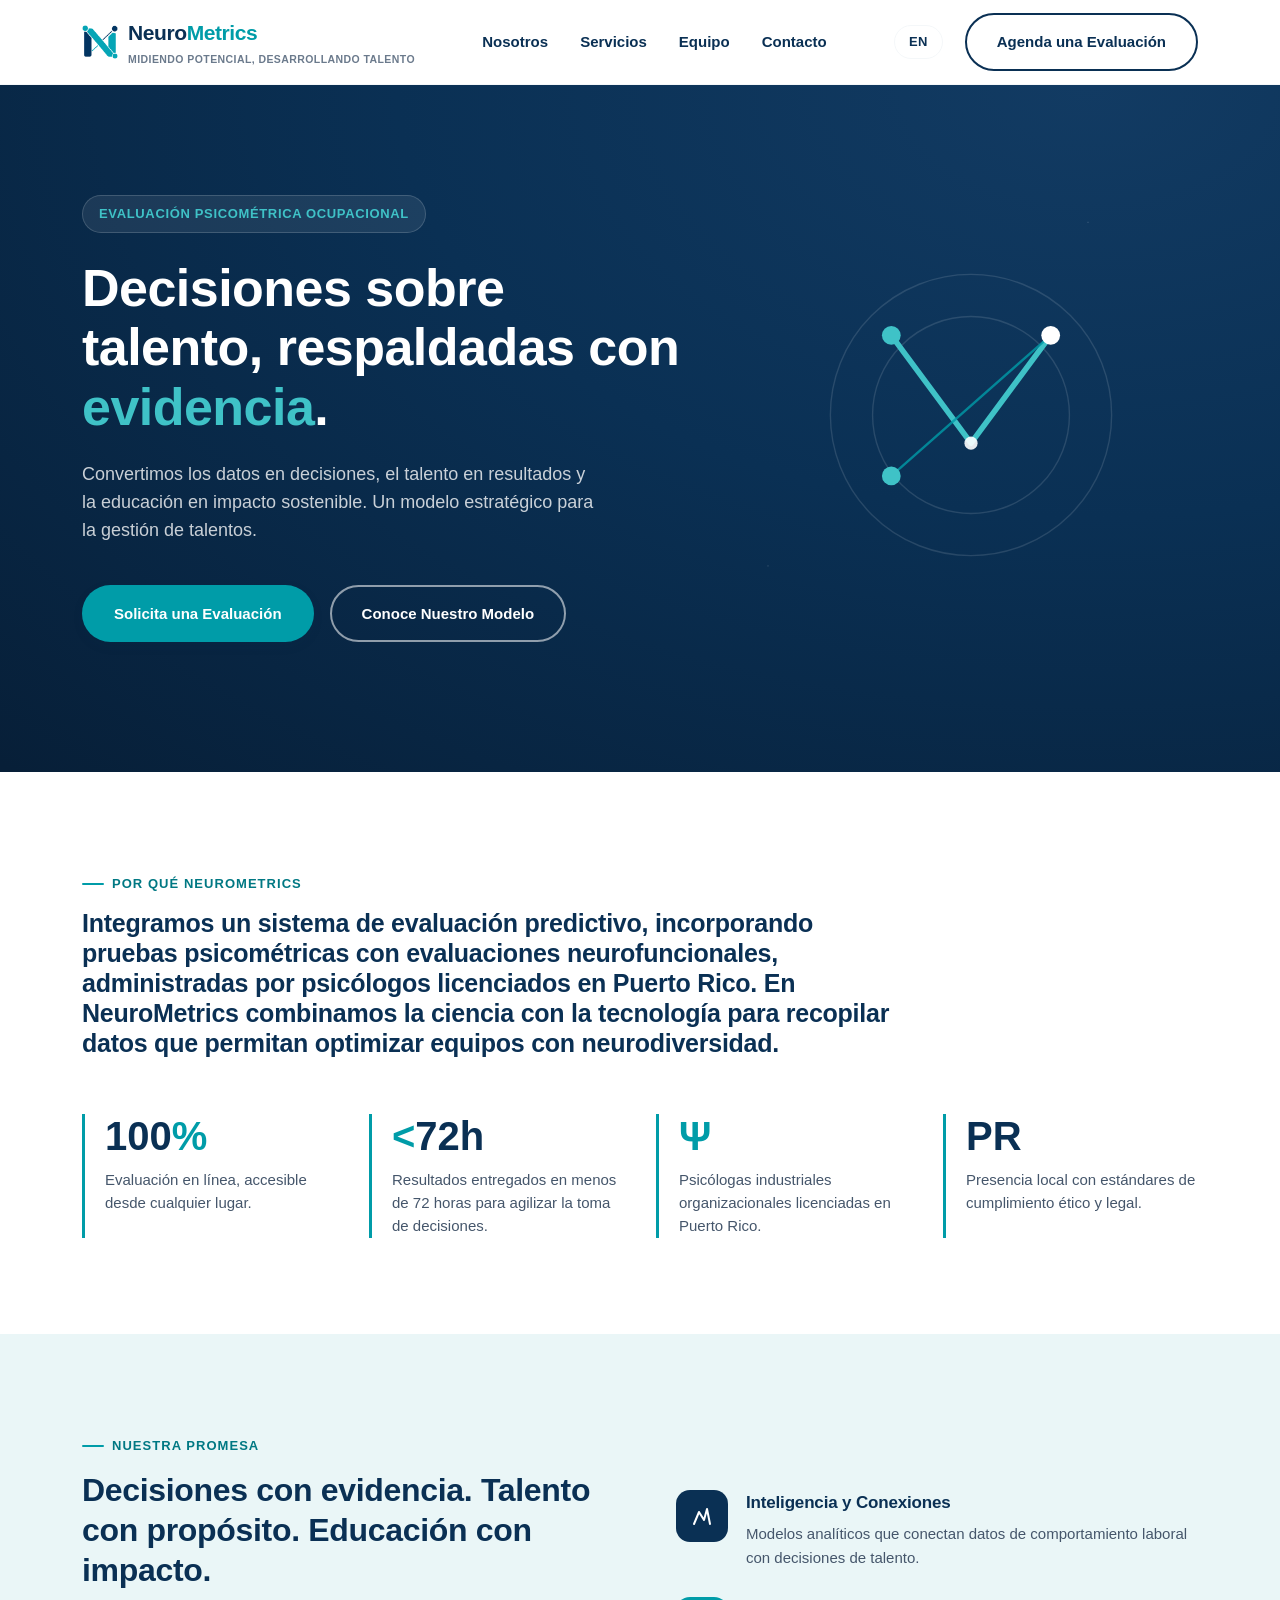
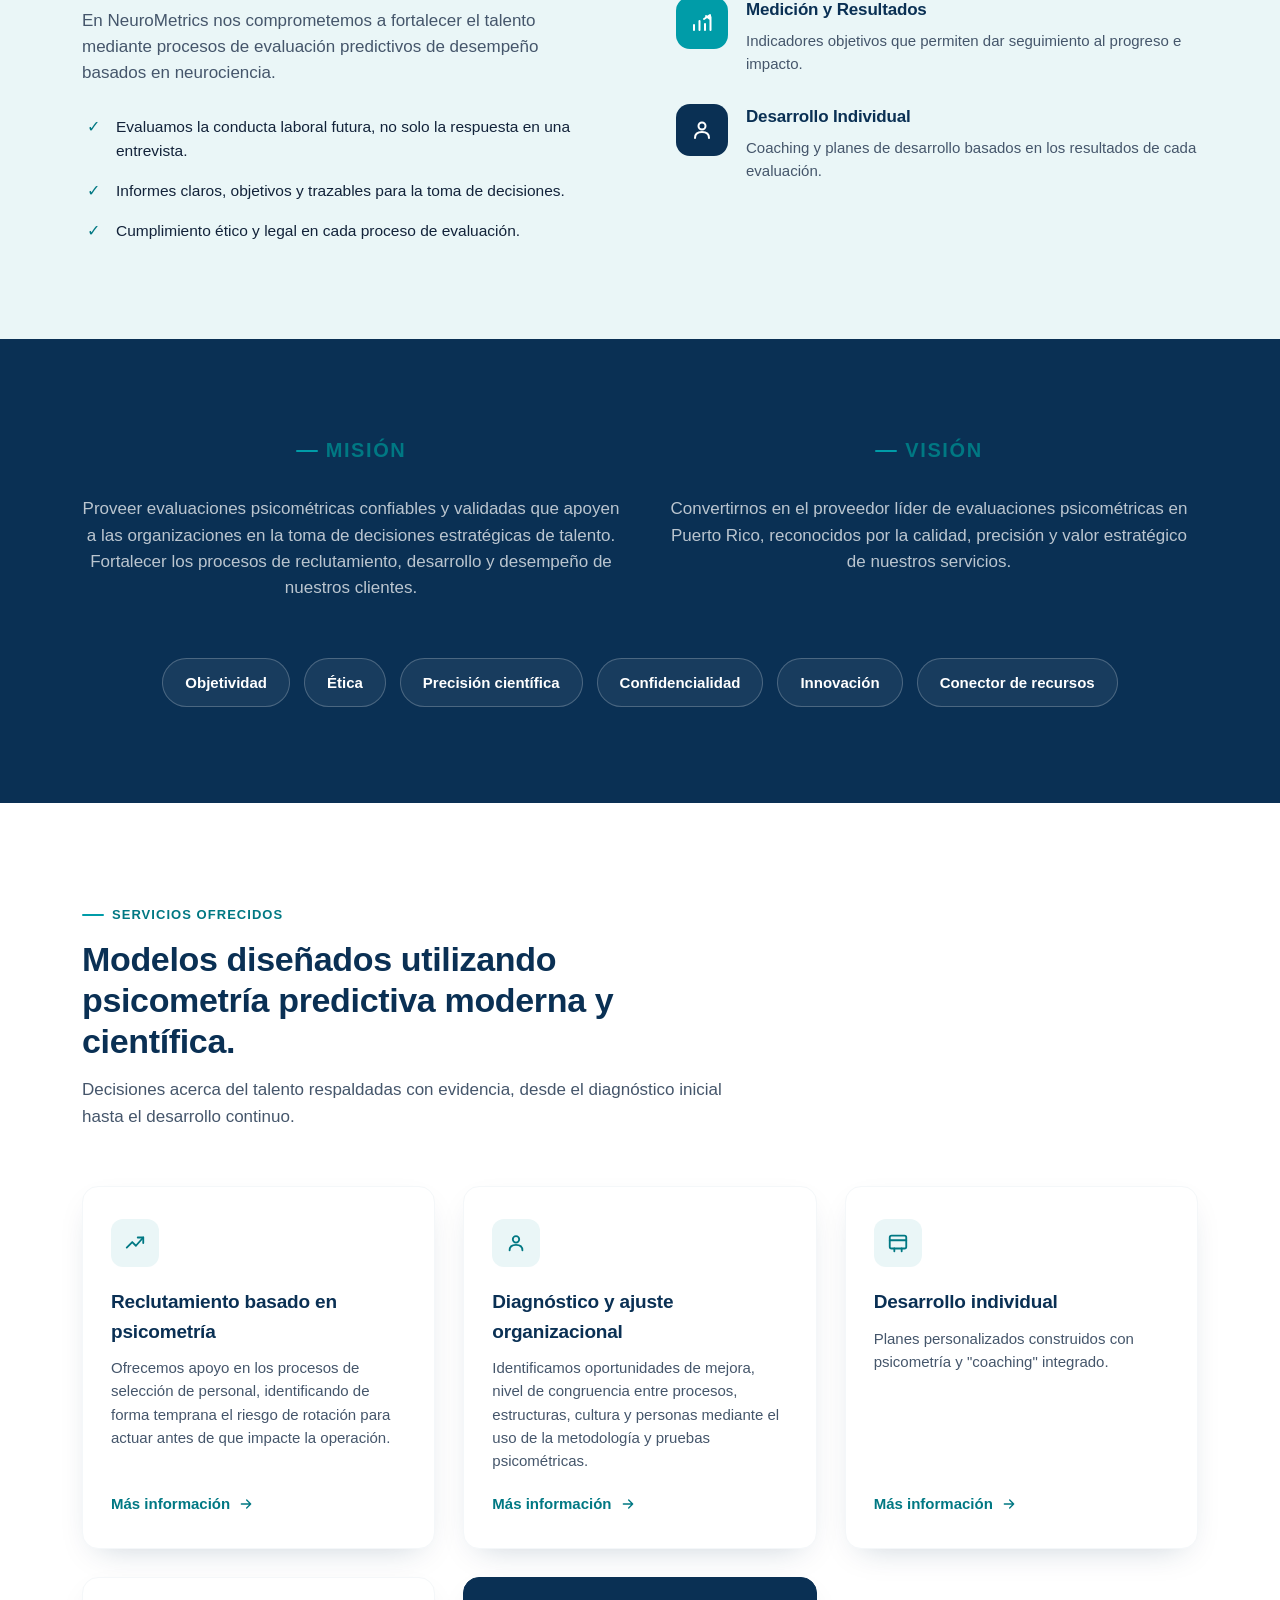
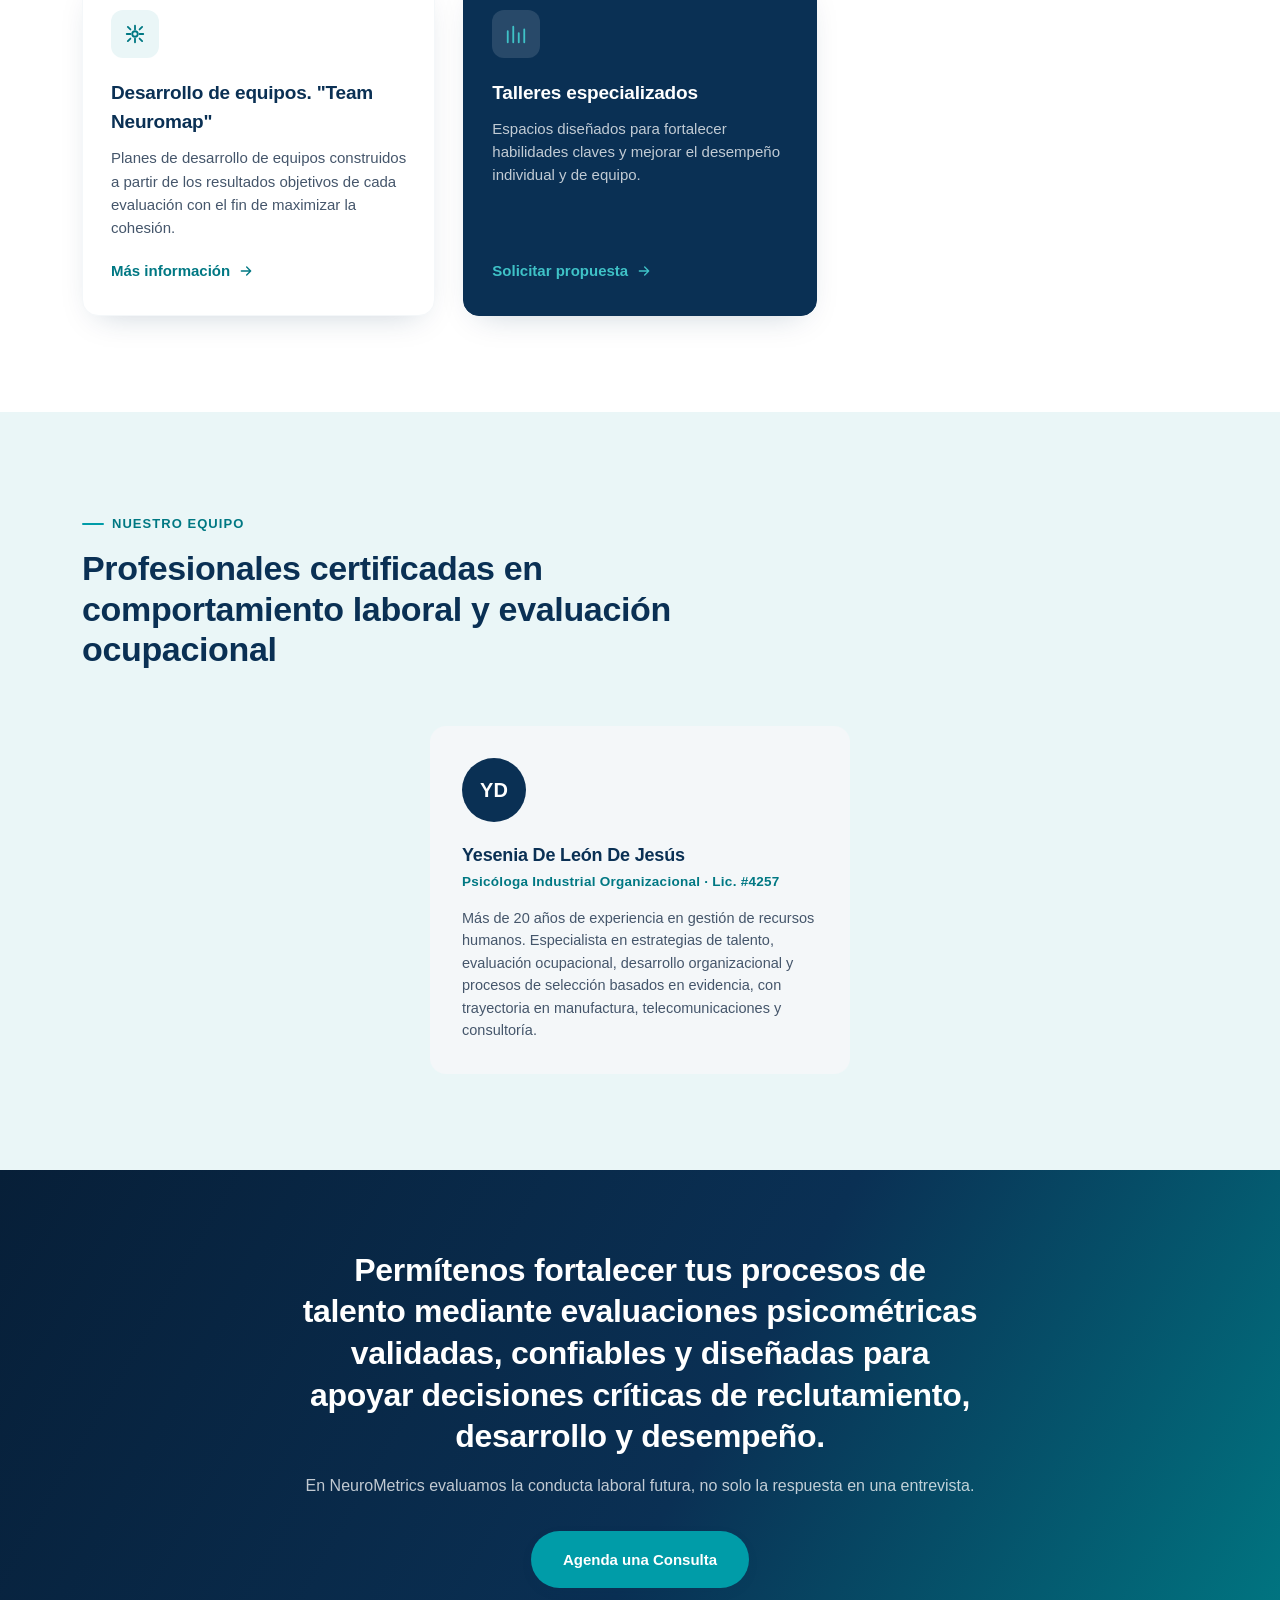
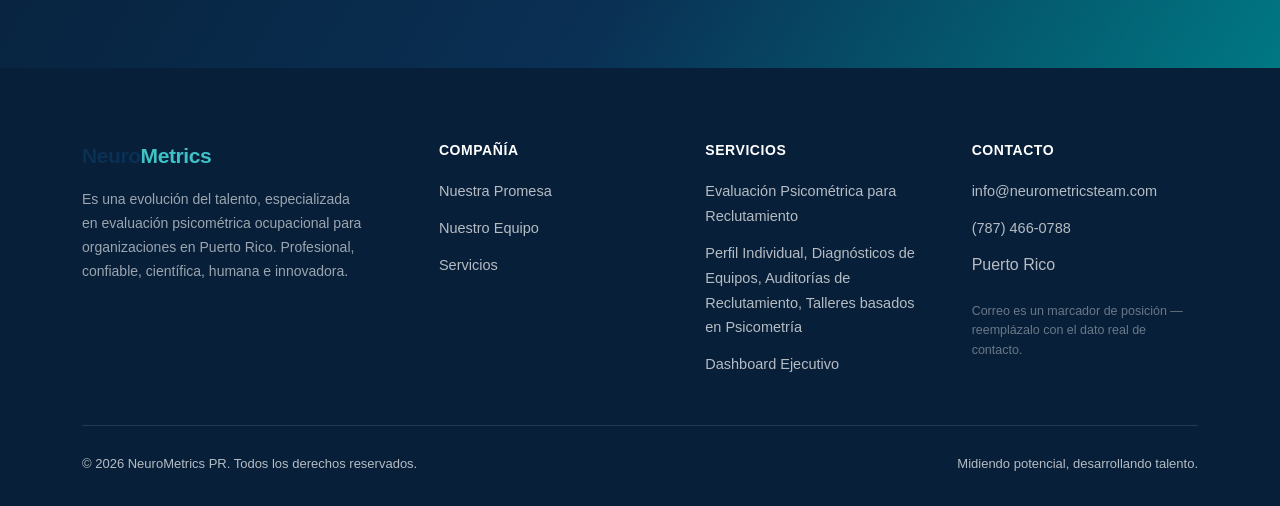
<file: index.html>
<!DOCTYPE html>
<html lang="es-PR">
<head>
<meta charset="UTF-8">
<meta name="viewport" content="width=device-width, initial-scale=1.0">
<title>NeuroMetrics PR | Evaluación Psicométrica Ocupacional</title>
<meta name="description" content="NeuroMetrics: evaluaciones psicométricas y neurofuncionales para organizaciones en Puerto Rico. Decisiones sobre talento respaldadas con evidencia.">
<link rel="canonical" href="https://neurometricsteam.com/">
<link rel="alternate" hreflang="es" href="https://neurometricsteam.com/">
<link rel="alternate" hreflang="en" href="https://neurometricsteam.com/en/">
<link rel="alternate" hreflang="x-default" href="https://neurometricsteam.com/">

<meta property="og:type" content="website">
<meta property="og:site_name" content="NeuroMetrics PR">
<meta property="og:title" content="NeuroMetrics PR | Evaluación Psicométrica Ocupacional">
<meta property="og:description" content="NeuroMetrics: evaluaciones psicométricas y neurofuncionales para organizaciones en Puerto Rico. Decisiones sobre talento respaldadas con evidencia.">
<meta property="og:url" content="https://neurometricsteam.com/">
<meta property="og:image" content="https://neurometricsteam.com/assets/img/logo.png">
<meta property="og:locale" content="es_PR">
<meta property="og:locale:alternate" content="en_US">
<meta name="twitter:card" content="summary_large_image">
<meta name="twitter:title" content="NeuroMetrics PR | Evaluación Psicométrica Ocupacional">
<meta name="twitter:description" content="NeuroMetrics: evaluaciones psicométricas y neurofuncionales para organizaciones en Puerto Rico. Decisiones sobre talento respaldadas con evidencia.">
<meta name="twitter:image" content="https://neurometricsteam.com/assets/img/logo.png">

<link rel="stylesheet" href="assets/css/styles.css?v=4">
<link rel="icon" type="image/x-icon" href="favicon.ico">
<link rel="icon" type="image/png" sizes="32x32" href="assets/img/favicon-32x32.png">
<link rel="icon" type="image/png" sizes="16x16" href="assets/img/favicon-16x16.png">
<link rel="apple-touch-icon" sizes="180x180" href="assets/img/apple-touch-icon.png">
<script type="application/ld+json">
{
  "@context": "https://schema.org",
  "@type": "ProfessionalService",
  "name": "NeuroMetrics PR",
  "image": "https://neurometricsteam.com/assets/img/logo.png",
  "url": "https://neurometricsteam.com/",
  "telephone": "+1-787-466-0788",
  "email": "info@neurometricsteam.com",
  "description": "Evaluaciones psicométricas y neurofuncionales para organizaciones en Puerto Rico. Decisiones sobre talento respaldadas con evidencia.",
  "areaServed": {
    "@type": "State",
    "name": "Puerto Rico"
  },
  "address": {
    "@type": "PostalAddress",
    "addressRegion": "PR",
    "addressCountry": "US"
  }
}
</script>
</head>
<body>

<header class="site-header">
  <div class="container">
    <a href="#top" class="brand">
      <img src="assets/img/logo-icon.png" alt="NeuroMetrics" class="brand-mark" width="36" height="34">
      <span>
        <span class="brand-word"><span class="n1">Neuro</span><span class="n2">Metrics</span></span>
        <span class="brand-tagline">Midiendo potencial, desarrollando talento</span>
      </span>
    </a>

    <nav class="main-nav">
      <ul>
        <li><a href="#promesa">Nosotros</a></li>
        <li><a href="#servicios">Servicios</a></li>
        <li><a href="#equipo">Equipo</a></li>
        <li><a href="#contacto">Contacto</a></li>
        <li class="nav-cta"><a href="#contacto" class="btn btn-primary">Agenda una Evaluación</a></li>
      </ul>
    </nav>

    <div class="header-cta">
      <a href="/en/" class="lang-switch" aria-label="Switch to English" hreflang="en" lang="en">EN</a>
      <a href="#contacto" class="btn btn-outline-navy">Agenda una Evaluación</a>
      <button class="nav-toggle" aria-label="Abrir menú" aria-expanded="false">
        <span></span><span></span><span></span>
      </button>
    </div>
  </div>
</header>

<main id="top">

  <!-- HERO -->
  <section class="hero">
    <div class="container">
      <div class="hero-copy">
        <span class="hero-eyebrow">Evaluación Psicométrica Ocupacional</span>
        <h1>Decisiones sobre talento, respaldadas con <span class="accent">evidencia</span>.</h1>
        <p class="lead">Convertimos los datos en decisiones, el talento en resultados y la educación en impacto sostenible. Un modelo estratégico para la gestión de talentos.</p>
        <div class="hero-actions">
          <a href="#contacto" class="btn btn-primary">Solicita una Evaluación</a>
          <a href="#servicios" class="btn btn-outline">Conoce Nuestro Modelo</a>
        </div>
      </div>

      <div class="hero-figure">
        <svg viewBox="0 0 320 320" fill="none" xmlns="http://www.w3.org/2000/svg" aria-hidden="true">
          <circle cx="160" cy="160" r="150" stroke="rgba(255,255,255,0.12)" stroke-width="1.5"/>
          <circle cx="160" cy="160" r="105" stroke="rgba(255,255,255,0.12)" stroke-width="1.5"/>
          <path d="M75 75 L160 190 L245 75" stroke="#3FC2C7" stroke-width="6" stroke-linecap="round" stroke-linejoin="round"/>
          <path d="M245 75 L75 225" stroke="#009CA8" stroke-width="2.5" stroke-linecap="round" opacity="0.8"/>
          <circle cx="75" cy="75" r="10" fill="#3FC2C7"/>
          <circle cx="245" cy="75" r="10" fill="#FFFFFF"/>
          <circle cx="75" cy="225" r="10" fill="#3FC2C7"/>
          <circle cx="160" cy="190" r="7" fill="#FFFFFF" opacity="0.9"/>
        </svg>
      </div>
    </div>
  </section>

  <!-- WHY -->
  <section class="why">
    <div class="container">
      <div class="section-head">
        <span class="eyebrow">Por qué NeuroMetrics</span>
        <h2>Integramos un sistema de evaluación predictivo, incorporando pruebas psicométricas con evaluaciones neurofuncionales, administradas por psicólogos licenciados en Puerto Rico. En NeuroMetrics combinamos la ciencia con la tecnología para recopilar datos que permitan optimizar equipos con neurodiversidad.</h2>
      </div>

      <div class="why-grid">
        <div class="why-card">
          <div class="num">100<span>%</span></div>
          <p>Evaluación en línea, accesible desde cualquier lugar.</p>
        </div>
        <div class="why-card">
          <div class="num"><span>&lt;</span>72h</div>
          <p>Resultados entregados en menos de 72 horas para agilizar la toma de decisiones.</p>
        </div>
        <div class="why-card">
          <div class="num"><span>&#936</span></div>
          <p>Psicólogas industriales organizacionales licenciadas en Puerto Rico.</p>
        </div>
        <div class="why-card">
          <div class="num">PR</div>
          <p>Presencia local con estándares de cumplimiento ético y legal.</p>
        </div>
      </div>
    </div>
  </section>

  <!-- PROMISE -->
  <section class="bg-tint" id="promesa">
    <div class="container split">
      <div class="split-text">
        <span class="eyebrow">Nuestra Promesa</span>
        <h2>Decisiones con evidencia. Talento con propósito. Educación con impacto.</h2>
        <p class="lead">En NeuroMetrics nos comprometemos a fortalecer el talento mediante procesos de evaluación predictivos de desempeño basados en neurociencia.</p>
        <ul class="check-list">
          <li><span class="tick">✓</span> Evaluamos la conducta laboral futura, no solo la respuesta en una entrevista.</li>
          <li><span class="tick">✓</span> Informes claros, objetivos y trazables para la toma de decisiones.</li>
          <li><span class="tick">✓</span> Cumplimiento ético y legal en cada proceso de evaluación.</li>
        </ul>
      </div>

      <div class="pillar-list">
        <div class="pillar">
          <div class="pillar-icon">
            <svg width="24" height="24" viewBox="0 0 24 24" fill="none"><path d="M4 20 L9 8 L14 16 L17 5 L20 20" stroke="#FFFFFF" stroke-width="2" stroke-linecap="round" stroke-linejoin="round"/></svg>
          </div>
          <div>
            <h3>Inteligencia y Conexiones</h3>
            <p>Modelos analíticos que conectan datos de comportamiento laboral con decisiones de talento.</p>
          </div>
        </div>

        <div class="pillar">
          <div class="pillar-icon alt">
            <svg width="24" height="24" viewBox="0 0 24 24" fill="none"><path d="M4 19 L4 14 M9.5 19 L9.5 10 M15 19 L15 13 M20.5 19 L20.5 6 M14 8 L20 4 L20 8 L16 5" stroke="#FFFFFF" stroke-width="2" stroke-linecap="round" stroke-linejoin="round"/></svg>
          </div>
          <div>
            <h3>Medición y Resultados</h3>
            <p>Indicadores objetivos que permiten dar seguimiento al progreso e impacto.</p>
          </div>
        </div>

        <div class="pillar">
          <div class="pillar-icon">
            <svg width="24" height="24" viewBox="0 0 24 24" fill="none"><circle cx="12" cy="8" r="3.5" stroke="#FFFFFF" stroke-width="2"/><path d="M5 20 c0 -4 3 -6 7 -6 s7 2 7 6" stroke="#FFFFFF" stroke-width="2" stroke-linecap="round"/></svg>
          </div>
          <div>
            <h3>Desarrollo Individual</h3>
            <p>Coaching y planes de desarrollo basados en los resultados de cada evaluación.</p>
          </div>
        </div>
      </div>
    </div>
  </section>

  <!-- MISIÓN + VISIÓN + PILLARS -->
  <section class="pillars-band">
    <div class="container">
      <div class="mission-vision">
        <div class="section-head center">
          <span class="eyebrow eyebrow--lg">Misión</span>
          <p>Proveer evaluaciones psicométricas confiables y validadas que apoyen a las organizaciones en la toma de decisiones estratégicas de talento. Fortalecer los procesos de reclutamiento, desarrollo y desempeño de nuestros clientes.</p>
        </div>
        <div class="section-head center">
          <span class="eyebrow eyebrow--lg">Visión</span>
          <p>Convertirnos en el proveedor líder de evaluaciones psicométricas en Puerto Rico, reconocidos por la calidad, precisión y valor estratégico de nuestros servicios.</p>
        </div>
      </div>

      <div class="tag-grid" style="justify-content:center;">
        <span class="tag-pill">Objetividad</span>
        <span class="tag-pill">Ética</span>
        <span class="tag-pill">Precisión científica</span>
        <span class="tag-pill">Confidencialidad</span>
        <span class="tag-pill">Innovación</span>
        <span class="tag-pill">Conector de recursos</span>
      </div>
    </div>
  </section>

  <!-- SERVICES -->
  <section id="servicios">
    <div class="container">
      <div class="section-head">
        <span class="eyebrow">Servicios Ofrecidos</span>
        <h2>Modelos diseñados utilizando psicometría predictiva moderna y científica.</h2>
        <p>Decisiones acerca del talento respaldadas con evidencia, desde el diagnóstico inicial hasta el desarrollo continuo.</p>
      </div>

      <div class="service-grid">
        <div class="service-card">
          <div class="icon"><svg width="22" height="22" viewBox="0 0 24 24" fill="none"><path d="M3 17 L9 11 L13 15 L21 6" stroke="currentColor" stroke-width="2" stroke-linecap="round" stroke-linejoin="round"/><path d="M15 6 L21 6 L21 12" stroke="currentColor" stroke-width="2" stroke-linecap="round" stroke-linejoin="round"/></svg></div>
          <h3>Reclutamiento basado en psicometría</h3>
          <p>Ofrecemos apoyo en los procesos de selección de personal, identificando de forma temprana el riesgo de rotación para actuar antes de que impacte la operación.</p>
          <a href="#contacto" class="link-arrow">Más información <svg width="16" height="16" viewBox="0 0 24 24" fill="none"><path d="M5 12h14M13 6l6 6-6 6" stroke="currentColor" stroke-width="2" stroke-linecap="round" stroke-linejoin="round"/></svg></a>
        </div>

        <div class="service-card">
          <div class="icon"><svg width="22" height="22" viewBox="0 0 24 24" fill="none"><circle cx="12" cy="8" r="3.5" stroke="currentColor" stroke-width="2"/><path d="M5 20 c0 -4 3 -6 7 -6 s7 2 7 6" stroke="currentColor" stroke-width="2" stroke-linecap="round"/></svg></div>
          <h3>Diagnóstico y ajuste organizacional</h3>
          <p>Identificamos oportunidades de mejora, nivel de congruencia entre procesos, estructuras, cultura y personas mediante el uso de la metodología y pruebas psicométricas.</p>
          <a href="#contacto" class="link-arrow">Más información <svg width="16" height="16" viewBox="0 0 24 24" fill="none"><path d="M5 12h14M13 6l6 6-6 6" stroke="currentColor" stroke-width="2" stroke-linecap="round" stroke-linejoin="round"/></svg></a>
        </div>

        <div class="service-card">
          <div class="icon"><svg width="22" height="22" viewBox="0 0 24 24" fill="none"><rect x="3" y="4" width="18" height="14" rx="2" stroke="currentColor" stroke-width="2"/><path d="M3 9 h18 M8 18 v3 M16 18 v3" stroke="currentColor" stroke-width="2" stroke-linecap="round"/></svg></div>
          <h3>Desarrollo individual</h3>
          <p>Planes personalizados  construidos con psicometría y "coaching" integrado.</p>
          <a href="#contacto" class="link-arrow">Más información <svg width="16" height="16" viewBox="0 0 24 24" fill="none"><path d="M5 12h14M13 6l6 6-6 6" stroke="currentColor" stroke-width="2" stroke-linecap="round" stroke-linejoin="round"/></svg></a>
        </div>

        <div class="service-card">
          <div class="icon"><svg width="22" height="22" viewBox="0 0 24 24" fill="none"><path d="M12 3 v4 M12 17 v4 M4.2 4.2 l2.8 2.8 M17 17 l2.8 2.8 M3 12 h4 M17 12 h4 M4.2 19.8 l2.8 -2.8 M17 7 l2.8 -2.8" stroke="currentColor" stroke-width="2" stroke-linecap="round"/><circle cx="12" cy="12" r="3" stroke="currentColor" stroke-width="2"/></svg></div>
          <h3>Desarrollo de equipos. "Team Neuromap"</h3>
          <p>Planes de desarrollo de equipos construidos a partir de los resultados objetivos de cada evaluación con el fin de maximizar la cohesión.</p>
          <a href="#contacto" class="link-arrow">Más información <svg width="16" height="16" viewBox="0 0 24 24" fill="none"><path d="M5 12h14M13 6l6 6-6 6" stroke="currentColor" stroke-width="2" stroke-linecap="round" stroke-linejoin="round"/></svg></a>
        </div>

        <div class="service-card featured">
          <div class="icon"><svg width="22" height="22" viewBox="0 0 24 24" fill="none"><path d="M3 21 V9 M9 21 V4 M15 21 V11 M21 21 V7" stroke="currentColor" stroke-width="2" stroke-linecap="round"/></svg></div>
          <h3>Talleres especializados</h3>
          <p>Espacios diseñados para fortalecer habilidades claves y mejorar el desempeño individual y de equipo.</p>
          <a href="#contacto" class="link-arrow">Solicitar propuesta <svg width="16" height="16" viewBox="0 0 24 24" fill="none"><path d="M5 12h14M13 6l6 6-6 6" stroke="currentColor" stroke-width="2" stroke-linecap="round" stroke-linejoin="round"/></svg></a>
        </div>
      </div>
    </div>
  </section>

  <!-- TEAM -->
  <section class="bg-tint" id="equipo">
    <div class="container">
      <div class="section-head">
        <span class="eyebrow">Nuestro Equipo</span>
        <h2>Profesionales certificadas en comportamiento laboral y evaluación ocupacional</h2>
      </div>

      <div class="team-grid team-grid--single">
        <div class="team-card">
          <div class="avatar">YD</div>
          <h3>Yesenia De León De Jesús</h3>
          <span class="role">Psicóloga Industrial Organizacional · Lic. #4257</span>
          <p class="bio">Más de 20 años de experiencia en gestión de recursos humanos. Especialista en estrategias de talento, evaluación ocupacional, desarrollo organizacional y procesos de selección basados en evidencia, con trayectoria en manufactura, telecomunicaciones y consultoría.</p>
        </div>
      </div>
    </div>
  </section>

  <!-- CTA BANNER -->
  <section class="cta-banner" id="contacto">
    <div class="container">
      <h2>Permítenos fortalecer tus procesos de talento mediante evaluaciones psicométricas validadas, confiables y diseñadas para apoyar decisiones críticas de reclutamiento, desarrollo y desempeño.</h2>
      <p>En NeuroMetrics evaluamos la conducta laboral futura, no solo la respuesta en una entrevista.</p>
      <div class="hero-actions">
        <a href="mailto:info@neurometricsteam.com" class="btn btn-primary">Agenda una Consulta</a>
      </div>
    </div>
  </section>

</main>

<footer class="site-footer">
  <div class="container">
    <div class="footer-grid">
      <div class="footer-brand">
        <span class="brand-word"><span class="n1">Neuro</span><span class="n2">Metrics</span></span>
        <p>Es una evolución del talento, especializada en evaluación psicométrica ocupacional para organizaciones en Puerto Rico. Profesional, confiable, científica, humana e innovadora.</p>
      </div>

      <div class="footer-col">
        <h4>Compañía</h4>
        <ul>
          <li><a href="#promesa">Nuestra Promesa</a></li>
          <li><a href="#equipo">Nuestro Equipo</a></li>
          <li><a href="#servicios">Servicios</a></li>
        </ul>
      </div>

      <div class="footer-col">
        <h4>Servicios</h4>
        <ul>
          <li><a href="#servicios">Evaluación Psicométrica para Reclutamiento</a></li>
          <li><a href="#servicios">Perfil Individual, Diagnósticos de Equipos, Auditorías de Reclutamiento, Talleres basados en Psicometría</a></li>
          <li><a href="#servicios">Dashboard Ejecutivo</a></li>
        </ul>
      </div>

      <div class="footer-col">
        <h4>Contacto</h4>
        <ul>
          <li><a href="mailto:info@neurometricsteam.com">info@neurometricsteam.com</a></li>
          <li><a href="tel:+17874660788">(787) 466-0788</a></li>
          <li>Puerto Rico</li>
        </ul>
        <p class="footer-note">Correo es un marcador de posición — reemplázalo con el dato real de contacto.</p>
      </div>
    </div>

    <div class="footer-bottom">
      <span>© 2026 NeuroMetrics PR. Todos los derechos reservados.</span>
      <span>Midiendo potencial, desarrollando talento.</span>
    </div>
  </div>
</footer>

<script src="assets/js/main.js"></script>
</body>
</html>
</file>
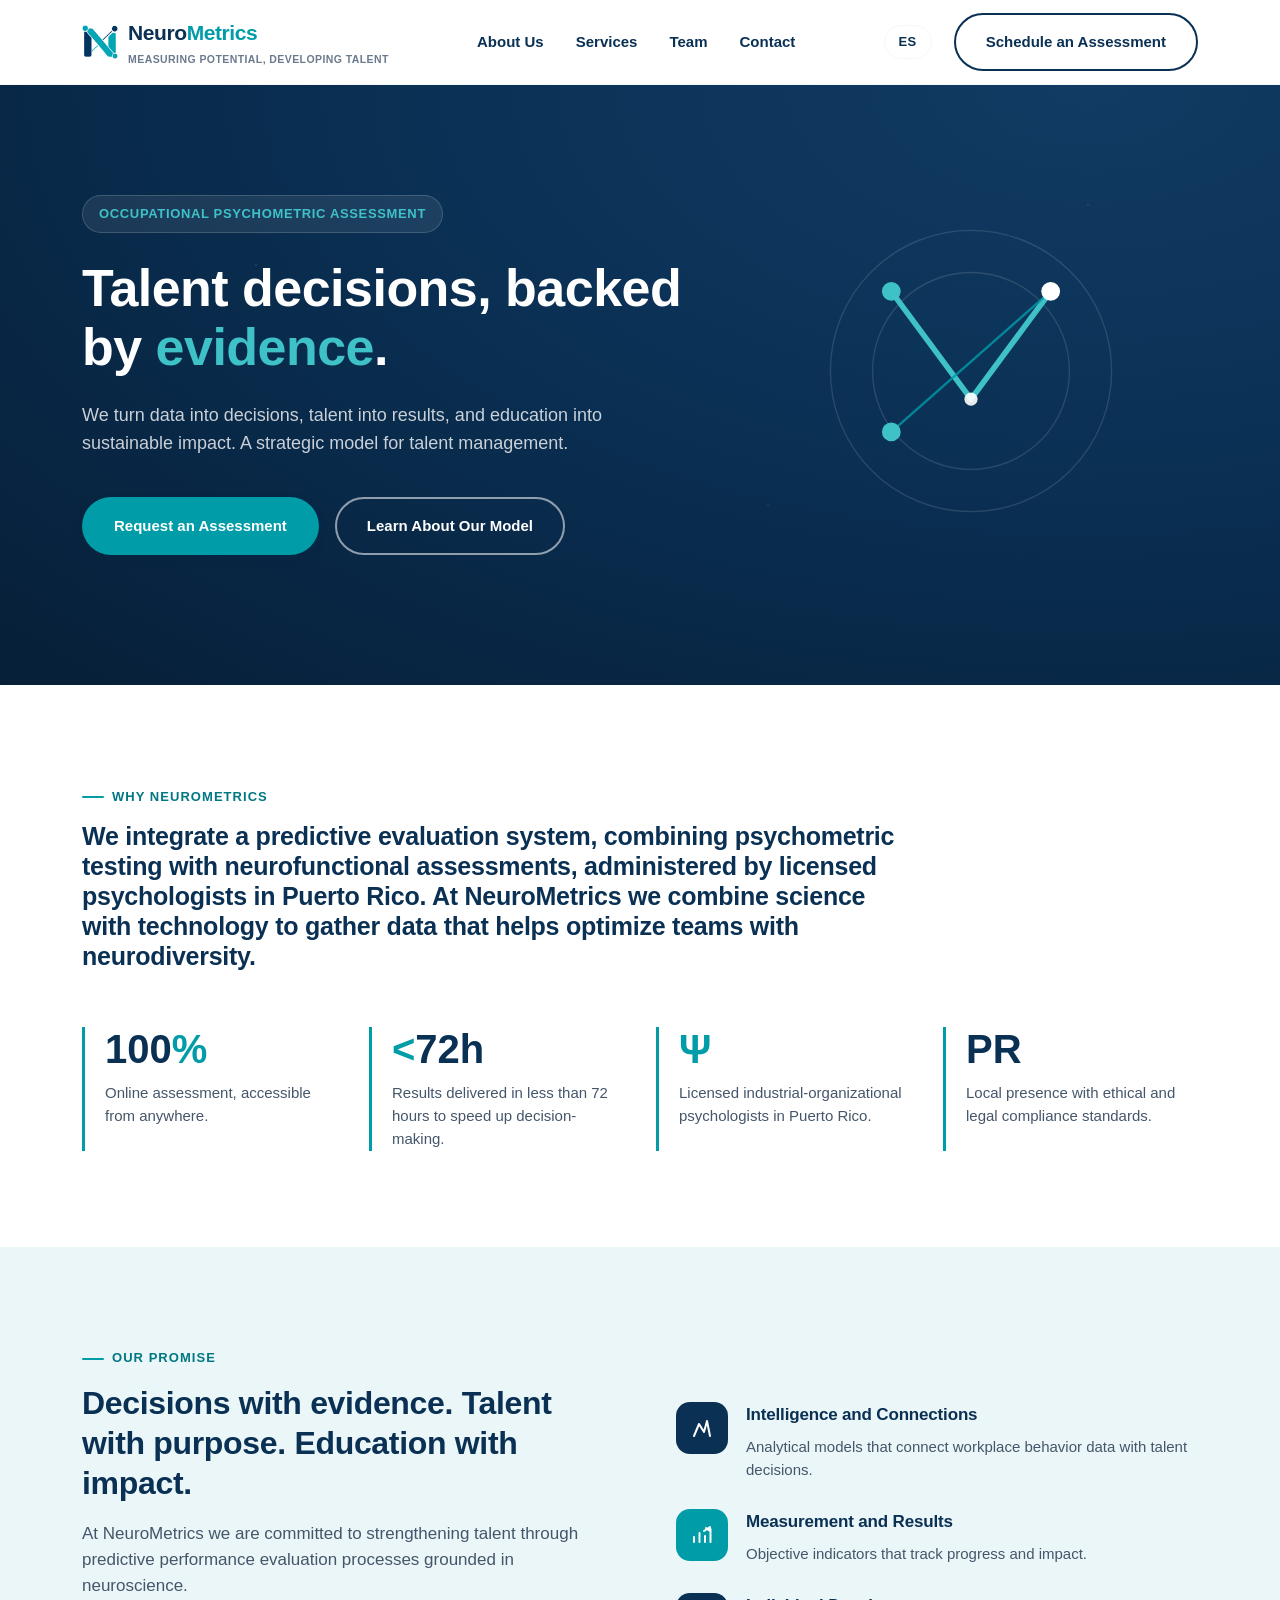
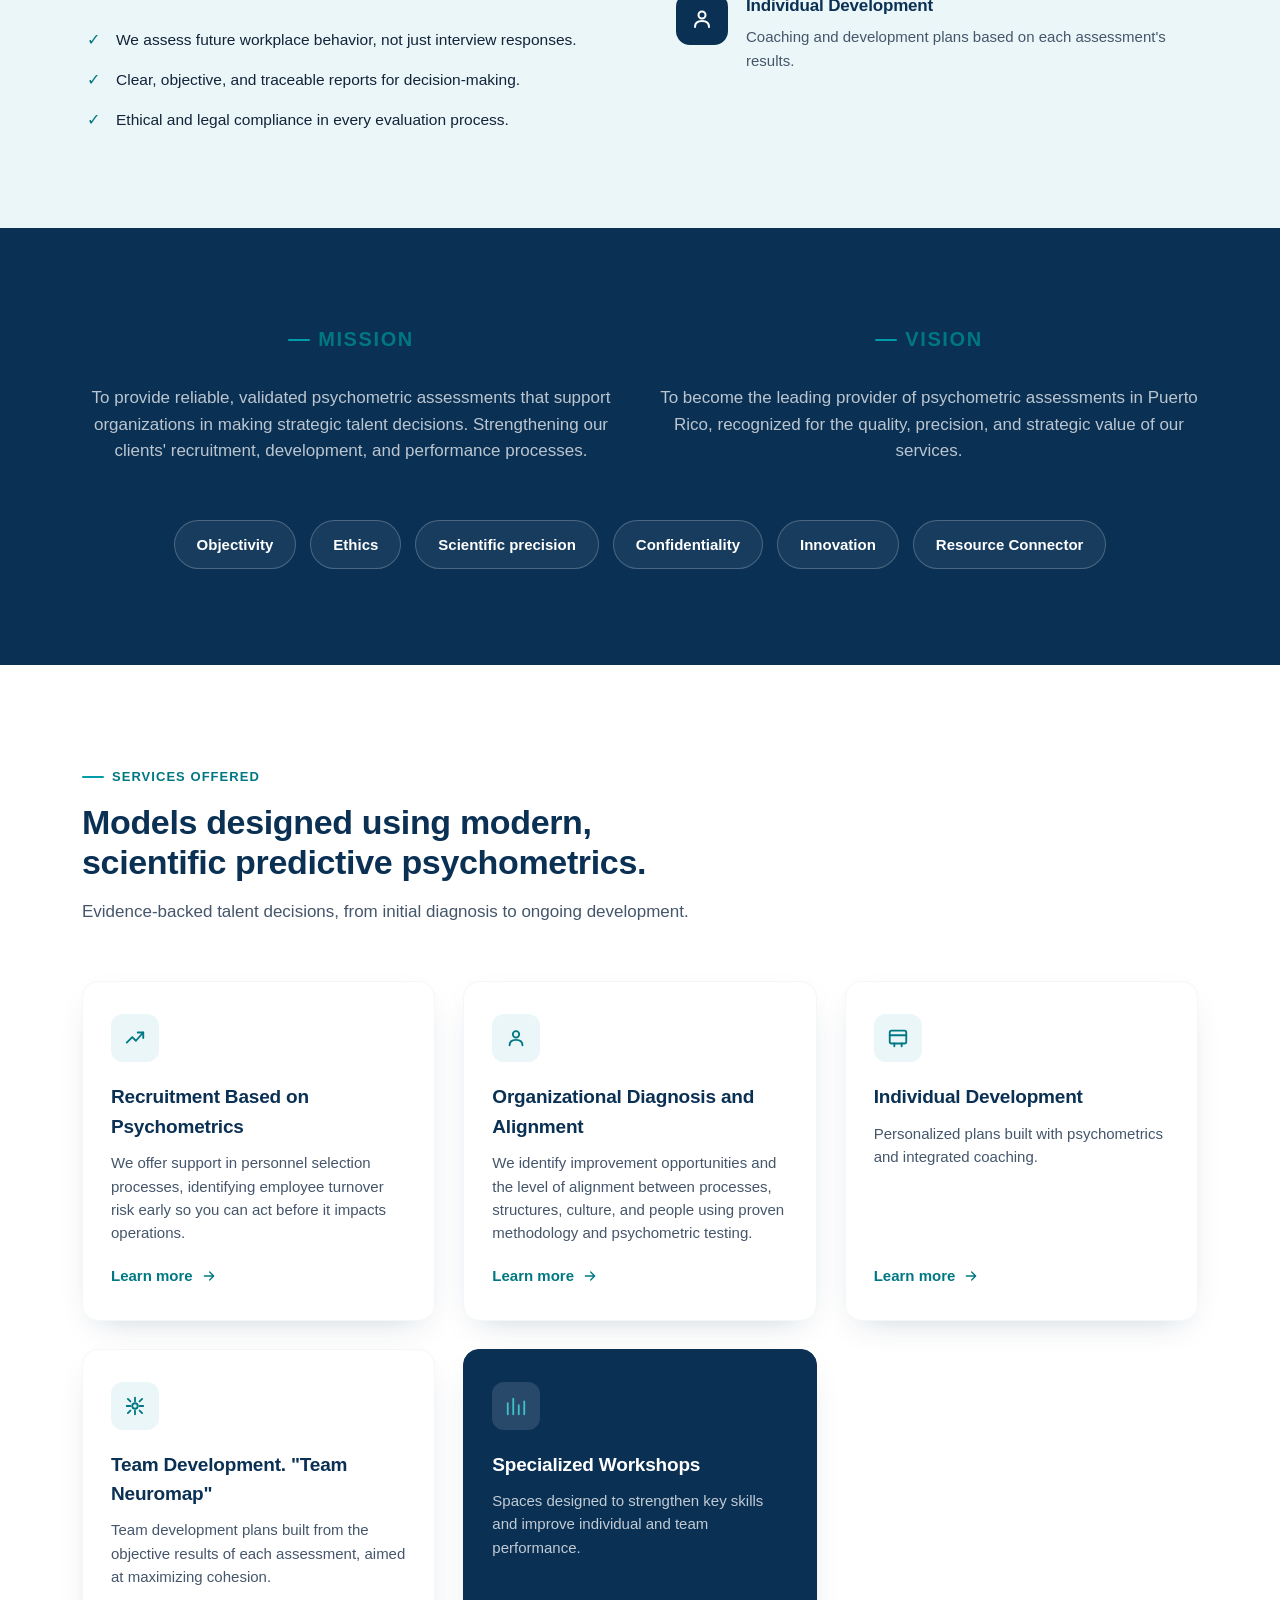
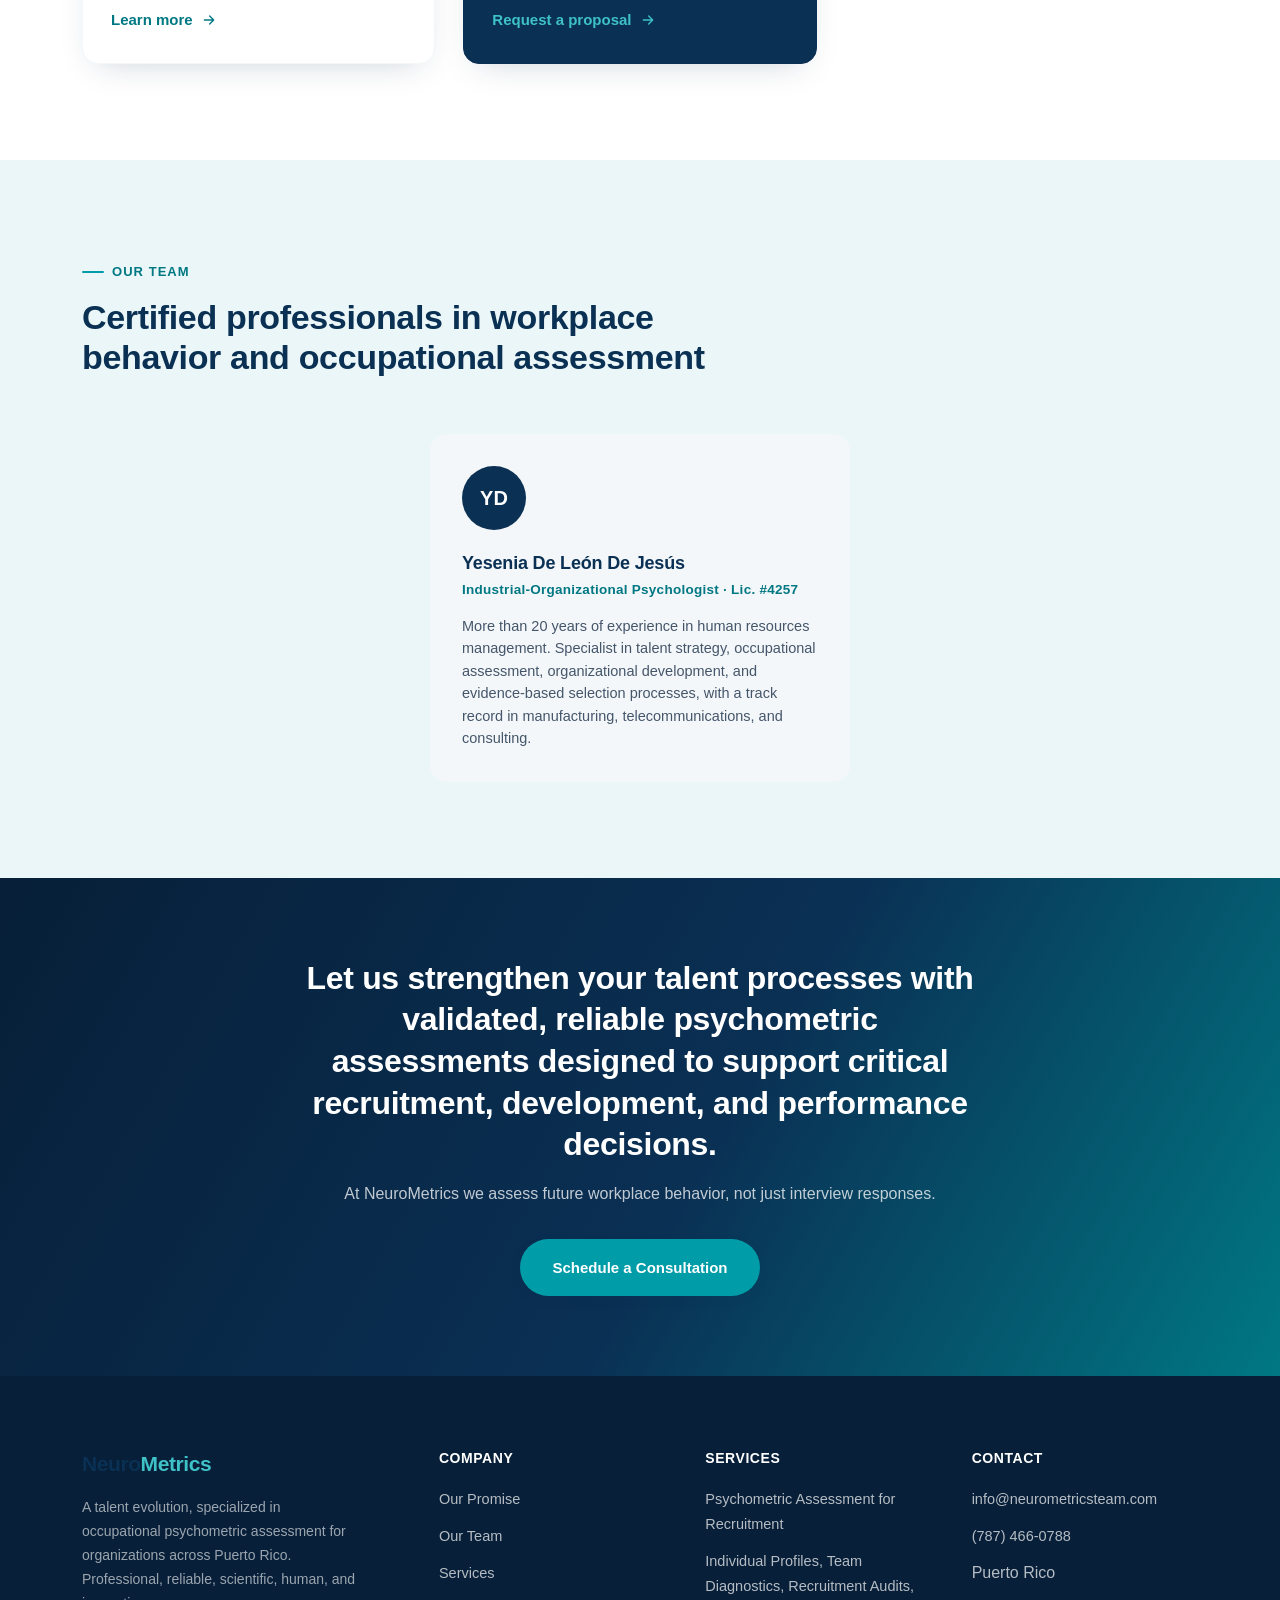
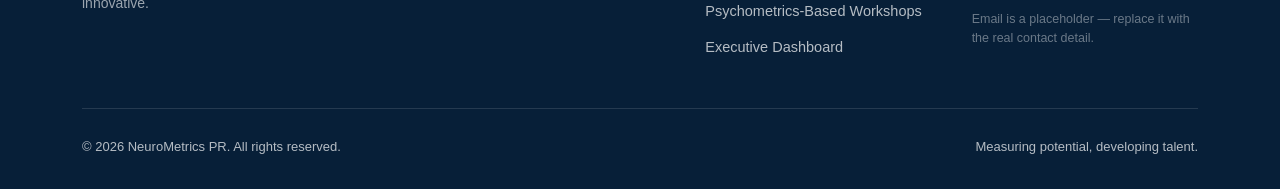
<file: en/index.html>
<!DOCTYPE html>
<html lang="en">
<head>
<meta charset="UTF-8">
<meta name="viewport" content="width=device-width, initial-scale=1.0">
<title>NeuroMetrics PR | Occupational Psychometric Assessment</title>
<meta name="description" content="NeuroMetrics: psychometric and neurofunctional assessments for organizations in Puerto Rico. Talent decisions backed by evidence.">
<link rel="canonical" href="https://neurometricsteam.com/en/">
<link rel="alternate" hreflang="en" href="https://neurometricsteam.com/en/">
<link rel="alternate" hreflang="es" href="https://neurometricsteam.com/">
<link rel="alternate" hreflang="x-default" href="https://neurometricsteam.com/">

<meta property="og:type" content="website">
<meta property="og:site_name" content="NeuroMetrics PR">
<meta property="og:title" content="NeuroMetrics PR | Occupational Psychometric Assessment">
<meta property="og:description" content="NeuroMetrics: psychometric and neurofunctional assessments for organizations in Puerto Rico. Talent decisions backed by evidence.">
<meta property="og:url" content="https://neurometricsteam.com/en/">
<meta property="og:image" content="https://neurometricsteam.com/assets/img/logo.png">
<meta property="og:locale" content="en_US">
<meta property="og:locale:alternate" content="es_PR">
<meta name="twitter:card" content="summary_large_image">
<meta name="twitter:title" content="NeuroMetrics PR | Occupational Psychometric Assessment">
<meta name="twitter:description" content="NeuroMetrics: psychometric and neurofunctional assessments for organizations in Puerto Rico. Talent decisions backed by evidence.">
<meta name="twitter:image" content="https://neurometricsteam.com/assets/img/logo.png">

<link rel="stylesheet" href="../assets/css/styles.css?v=4">
<link rel="icon" type="image/x-icon" href="../favicon.ico">
<link rel="icon" type="image/png" sizes="32x32" href="../assets/img/favicon-32x32.png">
<link rel="icon" type="image/png" sizes="16x16" href="../assets/img/favicon-16x16.png">
<link rel="apple-touch-icon" sizes="180x180" href="../assets/img/apple-touch-icon.png">
<script type="application/ld+json">
{
  "@context": "https://schema.org",
  "@type": "ProfessionalService",
  "name": "NeuroMetrics PR",
  "image": "https://neurometricsteam.com/assets/img/logo.png",
  "url": "https://neurometricsteam.com/en/",
  "telephone": "+1-787-466-0788",
  "email": "info@neurometricsteam.com",
  "description": "Psychometric and neurofunctional assessments for organizations in Puerto Rico. Talent decisions backed by evidence.",
  "areaServed": {
    "@type": "State",
    "name": "Puerto Rico"
  },
  "address": {
    "@type": "PostalAddress",
    "addressRegion": "PR",
    "addressCountry": "US"
  }
}
</script>
</head>
<body>

<header class="site-header">
  <div class="container">
    <a href="#top" class="brand">
      <img src="../assets/img/logo-icon.png" alt="NeuroMetrics" class="brand-mark" width="36" height="34">
      <span>
        <span class="brand-word"><span class="n1">Neuro</span><span class="n2">Metrics</span></span>
        <span class="brand-tagline">Measuring potential, developing talent</span>
      </span>
    </a>

    <nav class="main-nav">
      <ul>
        <li><a href="#promesa">About Us</a></li>
        <li><a href="#servicios">Services</a></li>
        <li><a href="#equipo">Team</a></li>
        <li><a href="#contacto">Contact</a></li>
        <li class="nav-cta"><a href="#contacto" class="btn btn-primary">Schedule an Assessment</a></li>
      </ul>
    </nav>

    <div class="header-cta">
      <a href="/" class="lang-switch" aria-label="Cambiar a Español" hreflang="es" lang="es">ES</a>
      <a href="#contacto" class="btn btn-outline-navy">Schedule an Assessment</a>
      <button class="nav-toggle" aria-label="Open menu" aria-expanded="false">
        <span></span><span></span><span></span>
      </button>
    </div>
  </div>
</header>

<main id="top">

  <!-- HERO -->
  <section class="hero">
    <div class="container">
      <div class="hero-copy">
        <span class="hero-eyebrow">Occupational Psychometric Assessment</span>
        <h1>Talent decisions, backed by <span class="accent">evidence</span>.</h1>
        <p class="lead">We turn data into decisions, talent into results, and education into sustainable impact. A strategic model for talent management.</p>
        <div class="hero-actions">
          <a href="#contacto" class="btn btn-primary">Request an Assessment</a>
          <a href="#servicios" class="btn btn-outline">Learn About Our Model</a>
        </div>
      </div>

      <div class="hero-figure">
        <svg viewBox="0 0 320 320" fill="none" xmlns="http://www.w3.org/2000/svg" aria-hidden="true">
          <circle cx="160" cy="160" r="150" stroke="rgba(255,255,255,0.12)" stroke-width="1.5"/>
          <circle cx="160" cy="160" r="105" stroke="rgba(255,255,255,0.12)" stroke-width="1.5"/>
          <path d="M75 75 L160 190 L245 75" stroke="#3FC2C7" stroke-width="6" stroke-linecap="round" stroke-linejoin="round"/>
          <path d="M245 75 L75 225" stroke="#009CA8" stroke-width="2.5" stroke-linecap="round" opacity="0.8"/>
          <circle cx="75" cy="75" r="10" fill="#3FC2C7"/>
          <circle cx="245" cy="75" r="10" fill="#FFFFFF"/>
          <circle cx="75" cy="225" r="10" fill="#3FC2C7"/>
          <circle cx="160" cy="190" r="7" fill="#FFFFFF" opacity="0.9"/>
        </svg>
      </div>
    </div>
  </section>

  <!-- WHY -->
  <section class="why">
    <div class="container">
      <div class="section-head">
        <span class="eyebrow">Why NeuroMetrics</span>
        <h2>We integrate a predictive evaluation system, combining psychometric testing with neurofunctional assessments, administered by licensed psychologists in Puerto Rico. At NeuroMetrics we combine science with technology to gather data that helps optimize teams with neurodiversity.</h2>
      </div>

      <div class="why-grid">
        <div class="why-card">
          <div class="num">100<span>%</span></div>
          <p>Online assessment, accessible from anywhere.</p>
        </div>
        <div class="why-card">
          <div class="num"><span>&lt;</span>72h</div>
          <p>Results delivered in less than 72 hours to speed up decision-making.</p>
        </div>
        <div class="why-card">
          <div class="num"><span>&#936</span></div>
          <p>Licensed industrial-organizational psychologists in Puerto Rico.</p>
        </div>
        <div class="why-card">
          <div class="num">PR</div>
          <p>Local presence with ethical and legal compliance standards.</p>
        </div>
      </div>
    </div>
  </section>

  <!-- PROMISE -->
  <section class="bg-tint" id="promesa">
    <div class="container split">
      <div class="split-text">
        <span class="eyebrow">Our Promise</span>
        <h2>Decisions with evidence. Talent with purpose. Education with impact.</h2>
        <p class="lead">At NeuroMetrics we are committed to strengthening talent through predictive performance evaluation processes grounded in neuroscience.</p>
        <ul class="check-list">
          <li><span class="tick">✓</span> We assess future workplace behavior, not just interview responses.</li>
          <li><span class="tick">✓</span> Clear, objective, and traceable reports for decision-making.</li>
          <li><span class="tick">✓</span> Ethical and legal compliance in every evaluation process.</li>
        </ul>
      </div>

      <div class="pillar-list">
        <div class="pillar">
          <div class="pillar-icon">
            <svg width="24" height="24" viewBox="0 0 24 24" fill="none"><path d="M4 20 L9 8 L14 16 L17 5 L20 20" stroke="#FFFFFF" stroke-width="2" stroke-linecap="round" stroke-linejoin="round"/></svg>
          </div>
          <div>
            <h3>Intelligence and Connections</h3>
            <p>Analytical models that connect workplace behavior data with talent decisions.</p>
          </div>
        </div>

        <div class="pillar">
          <div class="pillar-icon alt">
            <svg width="24" height="24" viewBox="0 0 24 24" fill="none"><path d="M4 19 L4 14 M9.5 19 L9.5 10 M15 19 L15 13 M20.5 19 L20.5 6 M14 8 L20 4 L20 8 L16 5" stroke="#FFFFFF" stroke-width="2" stroke-linecap="round" stroke-linejoin="round"/></svg>
          </div>
          <div>
            <h3>Measurement and Results</h3>
            <p>Objective indicators that track progress and impact.</p>
          </div>
        </div>

        <div class="pillar">
          <div class="pillar-icon">
            <svg width="24" height="24" viewBox="0 0 24 24" fill="none"><circle cx="12" cy="8" r="3.5" stroke="#FFFFFF" stroke-width="2"/><path d="M5 20 c0 -4 3 -6 7 -6 s7 2 7 6" stroke="#FFFFFF" stroke-width="2" stroke-linecap="round"/></svg>
          </div>
          <div>
            <h3>Individual Development</h3>
            <p>Coaching and development plans based on each assessment's results.</p>
          </div>
        </div>
      </div>
    </div>
  </section>

  <!-- MISSION + VISION + PILLARS -->
  <section class="pillars-band">
    <div class="container">
      <div class="mission-vision">
        <div class="section-head center">
          <span class="eyebrow eyebrow--lg">Mission</span>
          <p>To provide reliable, validated psychometric assessments that support organizations in making strategic talent decisions. Strengthening our clients' recruitment, development, and performance processes.</p>
        </div>
        <div class="section-head center">
          <span class="eyebrow eyebrow--lg">Vision</span>
          <p>To become the leading provider of psychometric assessments in Puerto Rico, recognized for the quality, precision, and strategic value of our services.</p>
        </div>
      </div>

      <div class="tag-grid" style="justify-content:center;">
        <span class="tag-pill">Objectivity</span>
        <span class="tag-pill">Ethics</span>
        <span class="tag-pill">Scientific precision</span>
        <span class="tag-pill">Confidentiality</span>
        <span class="tag-pill">Innovation</span>
        <span class="tag-pill">Resource Connector</span>
      </div>
    </div>
  </section>

  <!-- SERVICES -->
  <section id="servicios">
    <div class="container">
      <div class="section-head">
        <span class="eyebrow">Services Offered</span>
        <h2>Models designed using modern, scientific predictive psychometrics.</h2>
        <p>Evidence-backed talent decisions, from initial diagnosis to ongoing development.</p>
      </div>

      <div class="service-grid">
        <div class="service-card">
          <div class="icon"><svg width="22" height="22" viewBox="0 0 24 24" fill="none"><path d="M3 17 L9 11 L13 15 L21 6" stroke="currentColor" stroke-width="2" stroke-linecap="round" stroke-linejoin="round"/><path d="M15 6 L21 6 L21 12" stroke="currentColor" stroke-width="2" stroke-linecap="round" stroke-linejoin="round"/></svg></div>
          <h3>Recruitment Based on Psychometrics</h3>
          <p>We offer support in personnel selection processes, identifying employee turnover risk early so you can act before it impacts operations.</p>
          <a href="#contacto" class="link-arrow">Learn more <svg width="16" height="16" viewBox="0 0 24 24" fill="none"><path d="M5 12h14M13 6l6 6-6 6" stroke="currentColor" stroke-width="2" stroke-linecap="round" stroke-linejoin="round"/></svg></a>
        </div>

        <div class="service-card">
          <div class="icon"><svg width="22" height="22" viewBox="0 0 24 24" fill="none"><circle cx="12" cy="8" r="3.5" stroke="currentColor" stroke-width="2"/><path d="M5 20 c0 -4 3 -6 7 -6 s7 2 7 6" stroke="currentColor" stroke-width="2" stroke-linecap="round"/></svg></div>
          <h3>Organizational Diagnosis and Alignment</h3>
          <p>We identify improvement opportunities and the level of alignment between processes, structures, culture, and people using proven methodology and psychometric testing.</p>
          <a href="#contacto" class="link-arrow">Learn more <svg width="16" height="16" viewBox="0 0 24 24" fill="none"><path d="M5 12h14M13 6l6 6-6 6" stroke="currentColor" stroke-width="2" stroke-linecap="round" stroke-linejoin="round"/></svg></a>
        </div>

        <div class="service-card">
          <div class="icon"><svg width="22" height="22" viewBox="0 0 24 24" fill="none"><rect x="3" y="4" width="18" height="14" rx="2" stroke="currentColor" stroke-width="2"/><path d="M3 9 h18 M8 18 v3 M16 18 v3" stroke="currentColor" stroke-width="2" stroke-linecap="round"/></svg></div>
          <h3>Individual Development</h3>
          <p>Personalized plans built with psychometrics and integrated coaching.</p>
          <a href="#contacto" class="link-arrow">Learn more <svg width="16" height="16" viewBox="0 0 24 24" fill="none"><path d="M5 12h14M13 6l6 6-6 6" stroke="currentColor" stroke-width="2" stroke-linecap="round" stroke-linejoin="round"/></svg></a>
        </div>

        <div class="service-card">
          <div class="icon"><svg width="22" height="22" viewBox="0 0 24 24" fill="none"><path d="M12 3 v4 M12 17 v4 M4.2 4.2 l2.8 2.8 M17 17 l2.8 2.8 M3 12 h4 M17 12 h4 M4.2 19.8 l2.8 -2.8 M17 7 l2.8 -2.8" stroke="currentColor" stroke-width="2" stroke-linecap="round"/><circle cx="12" cy="12" r="3" stroke="currentColor" stroke-width="2"/></svg></div>
          <h3>Team Development. "Team Neuromap"</h3>
          <p>Team development plans built from the objective results of each assessment, aimed at maximizing cohesion.</p>
          <a href="#contacto" class="link-arrow">Learn more <svg width="16" height="16" viewBox="0 0 24 24" fill="none"><path d="M5 12h14M13 6l6 6-6 6" stroke="currentColor" stroke-width="2" stroke-linecap="round" stroke-linejoin="round"/></svg></a>
        </div>

        <div class="service-card featured">
          <div class="icon"><svg width="22" height="22" viewBox="0 0 24 24" fill="none"><path d="M3 21 V9 M9 21 V4 M15 21 V11 M21 21 V7" stroke="currentColor" stroke-width="2" stroke-linecap="round"/></svg></div>
          <h3>Specialized Workshops</h3>
          <p>Spaces designed to strengthen key skills and improve individual and team performance.</p>
          <a href="#contacto" class="link-arrow">Request a proposal <svg width="16" height="16" viewBox="0 0 24 24" fill="none"><path d="M5 12h14M13 6l6 6-6 6" stroke="currentColor" stroke-width="2" stroke-linecap="round" stroke-linejoin="round"/></svg></a>
        </div>
      </div>
    </div>
  </section>

  <!-- TEAM -->
  <section class="bg-tint" id="equipo">
    <div class="container">
      <div class="section-head">
        <span class="eyebrow">Our Team</span>
        <h2>Certified professionals in workplace behavior and occupational assessment</h2>
      </div>

      <div class="team-grid team-grid--single">
        <div class="team-card">
          <div class="avatar">YD</div>
          <h3>Yesenia De León De Jesús</h3>
          <span class="role">Industrial-Organizational Psychologist · Lic. #4257</span>
          <p class="bio">More than 20 years of experience in human resources management. Specialist in talent strategy, occupational assessment, organizational development, and evidence-based selection processes, with a track record in manufacturing, telecommunications, and consulting.</p>
        </div>
      </div>
    </div>
  </section>

  <!-- CTA BANNER -->
  <section class="cta-banner" id="contacto">
    <div class="container">
      <h2>Let us strengthen your talent processes with validated, reliable psychometric assessments designed to support critical recruitment, development, and performance decisions.</h2>
      <p>At NeuroMetrics we assess future workplace behavior, not just interview responses.</p>
      <div class="hero-actions">
        <a href="mailto:info@neurometricsteam.com" class="btn btn-primary">Schedule a Consultation</a>
      </div>
    </div>
  </section>

</main>

<footer class="site-footer">
  <div class="container">
    <div class="footer-grid">
      <div class="footer-brand">
        <span class="brand-word"><span class="n1">Neuro</span><span class="n2">Metrics</span></span>
        <p>A talent evolution, specialized in occupational psychometric assessment for organizations across Puerto Rico. Professional, reliable, scientific, human, and innovative.</p>
      </div>

      <div class="footer-col">
        <h4>Company</h4>
        <ul>
          <li><a href="#promesa">Our Promise</a></li>
          <li><a href="#equipo">Our Team</a></li>
          <li><a href="#servicios">Services</a></li>
        </ul>
      </div>

      <div class="footer-col">
        <h4>Services</h4>
        <ul>
          <li><a href="#servicios">Psychometric Assessment for Recruitment</a></li>
          <li><a href="#servicios">Individual Profiles, Team Diagnostics, Recruitment Audits, Psychometrics-Based Workshops</a></li>
          <li><a href="#servicios">Executive Dashboard</a></li>
        </ul>
      </div>

      <div class="footer-col">
        <h4>Contact</h4>
        <ul>
          <li><a href="mailto:info@neurometricsteam.com">info@neurometricsteam.com</a></li>
          <li><a href="tel:+17874660788">(787) 466-0788</a></li>
          <li>Puerto Rico</li>
        </ul>
        <p class="footer-note">Email is a placeholder — replace it with the real contact detail.</p>
      </div>
    </div>

    <div class="footer-bottom">
      <span>© 2026 NeuroMetrics PR. All rights reserved.</span>
      <span>Measuring potential, developing talent.</span>
    </div>
  </div>
</footer>

<script src="../assets/js/main.js"></script>
</body>
</html>
</file>
<file: assets/css/styles.css>
/* ==========================================================================
   NeuroMetrics PR — hoja de estilos principal
   ========================================================================== */

:root {
  --navy: #0A3054;
  --navy-dark: #071F38;
  --navy-mid: #123B63;
  --teal: #009CA8;
  --teal-dark: #007883;
  --teal-light: #3FC2C7;
  --teal-pale: #EAF6F7;
  --ink: #13233A;
  --gray-700: #45566B;
  --gray-500: #6B7A8C;
  --gray-300: #C9D3DC;
  --gray-100: #F4F7F9;
  --white: #FFFFFF;
  --radius-sm: 8px;
  --radius-md: 16px;
  --radius-lg: 28px;
  --shadow-card: 0 12px 32px -16px rgba(10, 48, 84, 0.25);
  --shadow-soft: 0 4px 18px -8px rgba(10, 48, 84, 0.18);
  --max-width: 1180px;
  --section-pad: 96px;
}

* {
  box-sizing: border-box;
}

html {
  scroll-behavior: smooth;
}

body {
  margin: 0;
  font-family: -apple-system, BlinkMacSystemFont, "Segoe UI", Roboto, Helvetica, Arial, sans-serif;
  color: var(--ink);
  background: var(--white);
  line-height: 1.55;
  -webkit-font-smoothing: antialiased;
}

img {
  max-width: 100%;
  display: block;
}

a {
  color: inherit;
  text-decoration: none;
}

ul {
  margin: 0;
  padding: 0;
  list-style: none;
}

h1, h2, h3, h4 {
  margin: 0;
  font-weight: 800;
  color: var(--navy);
  letter-spacing: -0.01em;
}

p {
  margin: 0;
}

.container {
  max-width: var(--max-width);
  margin: 0 auto;
  padding: 0 32px;
}

.eyebrow {
  display: inline-flex;
  align-items: center;
  gap: 8px;
  font-size: 13px;
  font-weight: 700;
  letter-spacing: 0.08em;
  text-transform: uppercase;
  color: var(--teal-dark);
  margin-bottom: 14px;
}

.eyebrow::before {
  content: "";
  width: 22px;
  height: 2px;
  background: var(--teal);
  border-radius: 2px;
}

.eyebrow--lg {
  font-size: 20px;
}

section {
  padding: var(--section-pad) 0;
}

.section-head {
  max-width: 640px;
  margin-bottom: 56px;
}

.section-head.center {
  margin-left: auto;
  margin-right: auto;
  text-align: center;
}

.section-head h2 {
  font-size: 34px;
  line-height: 1.2;
}

.section-head h3 {
  font-size: 25px;
  line-height: 1.2;
}

.section-head p {
  margin-top: 16px;
  font-size: 17px;
  color: var(--gray-700);
}

/* ---------- Buttons ---------- */

.btn {
  display: inline-flex;
  align-items: center;
  justify-content: center;
  gap: 8px;
  padding: 15px 30px;
  border-radius: 999px;
  font-weight: 700;
  font-size: 15px;
  border: 2px solid transparent;
  cursor: pointer;
  transition: transform 0.15s ease, box-shadow 0.15s ease, background 0.15s ease, color 0.15s ease;
  white-space: nowrap;
}

.btn:hover {
  transform: translateY(-1px);
}

.btn-primary {
  background: var(--teal);
  color: var(--white);
  box-shadow: var(--shadow-soft);
}

.btn-primary:hover {
  background: var(--teal-dark);
}

.btn-outline {
  background: transparent;
  border-color: rgba(255, 255, 255, 0.55);
  color: var(--white);
}

.btn-outline:hover {
  background: rgba(255, 255, 255, 0.12);
  border-color: var(--white);
}

.btn-outline-navy {
  background: transparent;
  border-color: var(--navy);
  color: var(--navy);
}

.btn-outline-navy:hover {
  background: var(--navy);
  color: var(--white);
}

.link-arrow {
  display: inline-flex;
  align-items: center;
  gap: 8px;
  color: var(--teal-dark);
  font-weight: 700;
  font-size: 15px;
}

.link-arrow svg {
  transition: transform 0.15s ease;
}

.link-arrow:hover svg {
  transform: translateX(4px);
}

/* ---------- Header ---------- */

.site-header {
  position: sticky;
  top: 0;
  z-index: 100;
  background: rgba(255, 255, 255, 0.96);
  backdrop-filter: blur(6px);
  border-bottom: 1px solid var(--gray-100);
}

.site-header .container {
  display: flex;
  align-items: center;
  justify-content: space-between;
  min-height: 84px;
  flex-wrap: nowrap;
}

.brand {
  display: flex;
  align-items: center;
  gap: 10px;
}

.brand-mark {
  flex: none;
  height: 34px;
  width: auto;
}

.brand-word {
  font-size: 21px;
  font-weight: 800;
  letter-spacing: -0.02em;
}

.brand-word .n1 { color: var(--navy); }
.brand-word .n2 { color: var(--teal); }

.brand-tagline {
  display: block;
  font-size: 10.5px;
  font-weight: 600;
  letter-spacing: 0.04em;
  color: var(--gray-500);
  text-transform: uppercase;
  margin-top: 1px;
}

.main-nav {
  display: flex;
  align-items: center;
  gap: 40px;
}

.main-nav ul {
  display: flex;
  gap: 32px;
}

.main-nav a {
  font-size: 15px;
  font-weight: 600;
  color: var(--navy);
  padding: 8px 0;
  border-bottom: 2px solid transparent;
  transition: color 0.15s ease, border-color 0.15s ease;
}

.main-nav a:hover {
  color: var(--teal-dark);
  border-color: var(--teal);
}

.header-cta {
  display: flex;
  align-items: center;
  gap: 22px;
}

.nav-cta {
  display: none;
}

.lang-switch {
  flex: none;
  font-size: 13px;
  font-weight: 700;
  letter-spacing: 0.03em;
  color: var(--navy);
  border: 1.5px solid var(--gray-100);
  border-radius: 999px;
  padding: 6px 14px;
  transition: border-color 0.15s ease, color 0.15s ease;
}

.lang-switch:hover {
  border-color: var(--teal);
  color: var(--teal-dark);
}

.nav-toggle {
  display: none;
  flex: none;
  background: none;
  border: none;
  cursor: pointer;
  padding: 8px;
}

.nav-toggle span {
  display: block;
  width: 24px;
  height: 2px;
  background: var(--navy);
  margin: 5px 0;
  transition: transform 0.2s ease, opacity 0.2s ease;
}

/* ---------- Hero ---------- */

.hero {
  position: relative;
  background: radial-gradient(120% 140% at 85% 0%, var(--navy-mid) 0%, var(--navy) 45%, var(--navy-dark) 100%);
  overflow: hidden;
  padding: 110px 0 130px;
}

.hero::before {
  content: "";
  position: absolute;
  inset: 0;
  background-image:
    radial-gradient(2px 2px at 20% 30%, rgba(255,255,255,0.18) 0, transparent 60%),
    radial-gradient(2px 2px at 60% 70%, rgba(255,255,255,0.14) 0, transparent 60%),
    radial-gradient(2px 2px at 85% 20%, rgba(255,255,255,0.16) 0, transparent 60%);
  pointer-events: none;
}

.hero .container {
  position: relative;
  display: grid;
  grid-template-columns: 1.15fr 0.85fr;
  gap: 48px;
  align-items: center;
}

.hero-eyebrow {
  display: inline-flex;
  align-items: center;
  gap: 8px;
  padding: 8px 16px;
  border-radius: 999px;
  background: rgba(255, 255, 255, 0.08);
  border: 1px solid rgba(255, 255, 255, 0.16);
  color: var(--teal-light);
  font-size: 13px;
  font-weight: 700;
  letter-spacing: 0.05em;
  text-transform: uppercase;
  margin-bottom: 26px;
}

.hero h1 {
  color: var(--white);
  font-size: 52px;
  line-height: 1.14;
  font-weight: 800;
  max-width: 640px;
}

.hero h1 .accent {
  color: var(--teal-light);
}

.hero .lead {
  margin-top: 24px;
  font-size: 18px;
  color: rgba(255, 255, 255, 0.78);
  max-width: 520px;
}

.hero-actions {
  margin-top: 40px;
  display: flex;
  gap: 16px;
  flex-wrap: wrap;
}

.hero-figure {
  position: relative;
  justify-self: center;
}

.hero-figure svg {
  width: 100%;
  height: auto;
  max-width: 380px;
}

/* ---------- Why / stats strip ---------- */

.why {
  background: var(--white);
}

.why .section-head {
  max-width: 820px;
}

.why .section-head h2 {
  font-size: 25px;
  line-height: 1.2;
}

.why-grid {
  display: grid;
  grid-template-columns: repeat(4, 1fr);
  gap: 32px;
}

.why-card {
  border-left: 3px solid var(--teal);
  padding-left: 20px;
}

.why-card .num {
  font-size: 40px;
  font-weight: 800;
  color: var(--navy);
  line-height: 1.1;
}

.why-card .num span {
  color: var(--teal);
}

.why-card p {
  margin-top: 10px;
  color: var(--gray-700);
  font-size: 15px;
}

/* ---------- Promise / two column ---------- */

.split {
  display: grid;
  grid-template-columns: 1fr 1fr;
  gap: 72px;
  align-items: center;
}

.split-text h2 {
  font-size: 32px;
  line-height: 1.25;
}

.split-text .lead {
  margin-top: 18px;
  font-size: 17px;
  color: var(--gray-700);
}

.check-list {
  margin-top: 28px;
  display: flex;
  flex-direction: column;
  gap: 16px;
}

.check-list li {
  display: flex;
  align-items: flex-start;
  gap: 12px;
  font-size: 15.5px;
  color: var(--ink);
}

.check-list .tick {
  flex: none;
  width: 22px;
  height: 22px;
  border-radius: 50%;
  background: var(--teal-pale);
  color: var(--teal-dark);
  display: flex;
  align-items: center;
  justify-content: center;
  margin-top: 1px;
}

.pillar-list {
  display: flex;
  flex-direction: column;
  gap: 28px;
}

.pillar {
  display: flex;
  gap: 18px;
  align-items: flex-start;
}

.pillar-icon {
  flex: none;
  width: 52px;
  height: 52px;
  border-radius: 14px;
  background: var(--navy);
  display: flex;
  align-items: center;
  justify-content: center;
}

.pillar-icon.alt {
  background: var(--teal);
}

.pillar h3 {
  font-size: 17px;
  color: var(--navy);
}

.pillar p {
  margin-top: 6px;
  font-size: 15px;
  color: var(--gray-700);
}

.bg-tint {
  background: var(--teal-pale);
}

/* ---------- Mission/Vision + Pillars band ---------- */

.pillars-band {
  background: var(--navy);
  color: var(--white);
}

.pillars-band .section-head h2,
.pillars-band .section-head p {
  color: var(--white);
}

.pillars-band .section-head p {
  color: rgba(255, 255, 255, 0.72);
}

.mission-vision {
  display: grid;
  grid-template-columns: repeat(2, 1fr);
  gap: 40px;
  margin-bottom: 56px;
}

.mission-vision .section-head {
  margin-bottom: 0;
}

.tag-grid {
  display: flex;
  flex-wrap: wrap;
  gap: 14px;
}

.tag-pill {
  padding: 12px 22px;
  border-radius: 999px;
  border: 1px solid rgba(255, 255, 255, 0.22);
  background: rgba(255, 255, 255, 0.06);
  font-size: 15px;
  font-weight: 600;
  color: var(--white);
}

/* ---------- Services ---------- */

.service-grid {
  display: grid;
  grid-template-columns: repeat(3, 1fr);
  gap: 28px;
}

.service-card {
  background: var(--white);
  border: 1px solid var(--gray-100);
  border-radius: var(--radius-md);
  padding: 32px 28px;
  box-shadow: var(--shadow-card);
  display: flex;
  flex-direction: column;
  height: 100%;
}

.service-card .icon {
  width: 48px;
  height: 48px;
  border-radius: 12px;
  background: var(--teal-pale);
  color: var(--teal-dark);
  display: flex;
  align-items: center;
  justify-content: center;
  margin-bottom: 20px;
}

.service-card h3 {
  font-size: 19px;
}

.service-card p {
  margin-top: 10px;
  font-size: 15px;
  color: var(--gray-700);
  flex: 1;
}

.service-card .link-arrow {
  margin-top: 20px;
}

.service-card.featured {
  background: var(--navy);
  border-color: var(--navy);
}

.service-card.featured h3,
.service-card.featured p {
  color: var(--white);
}

.service-card.featured p {
  color: rgba(255, 255, 255, 0.75);
}

.service-card.featured .icon {
  background: rgba(255, 255, 255, 0.12);
  color: var(--teal-light);
}

.service-card.featured .link-arrow {
  color: var(--teal-light);
}

/* ---------- Team ---------- */

.team-grid {
  display: grid;
  grid-template-columns: repeat(3, 1fr);
  gap: 28px;
}

.team-grid--single {
  grid-template-columns: minmax(0, 420px);
  justify-content: center;
}

.team-card {
  background: var(--gray-100);
  border-radius: var(--radius-md);
  padding: 32px;
  text-align: left;
}

.avatar {
  width: 64px;
  height: 64px;
  border-radius: 50%;
  background: var(--navy);
  color: var(--white);
  display: flex;
  align-items: center;
  justify-content: center;
  font-weight: 800;
  font-size: 20px;
  margin-bottom: 20px;
}

.team-card h3 {
  font-size: 18px;
}

.team-card .role {
  display: block;
  margin-top: 2px;
  font-size: 13.5px;
  font-weight: 700;
  color: var(--teal-dark);
  letter-spacing: 0.02em;
}

.team-card p.bio {
  margin-top: 14px;
  font-size: 14.5px;
  color: var(--gray-700);
}

/* ---------- CTA banner ---------- */

.cta-banner {
  background: linear-gradient(120deg, var(--navy-dark), var(--navy) 55%, var(--teal-dark));
  padding: 80px 0;
  text-align: center;
}

.cta-banner h2 {
  color: var(--white);
  font-size: 32px;
  max-width: 680px;
  margin: 0 auto;
  line-height: 1.3;
}

.cta-banner p {
  margin-top: 16px;
  color: rgba(255, 255, 255, 0.75);
  font-size: 16px;
}

.cta-banner .hero-actions {
  justify-content: center;
  margin-top: 32px;
}

/* ---------- Footer ---------- */

.site-footer {
  background: var(--navy-dark);
  color: rgba(255, 255, 255, 0.7);
  padding: 72px 0 32px;
}

.footer-grid {
  display: grid;
  grid-template-columns: 1.4fr repeat(3, 1fr);
  gap: 40px;
  padding-bottom: 48px;
  border-bottom: 1px solid rgba(255, 255, 255, 0.12);
}

.footer-brand .brand-word {
  color: var(--white);
}

.footer-brand .brand-word .n2 {
  color: var(--teal-light);
}

.footer-brand p {
  margin-top: 16px;
  font-size: 14px;
  line-height: 1.7;
  max-width: 280px;
  color: rgba(255, 255, 255, 0.6);
}

.footer-col h4 {
  color: var(--white);
  font-size: 14px;
  letter-spacing: 0.04em;
  text-transform: uppercase;
  margin-bottom: 18px;
}

.footer-col ul {
  display: flex;
  flex-direction: column;
  gap: 12px;
}

.footer-col a {
  font-size: 14.5px;
  transition: color 0.15s ease;
}

.footer-col a:hover {
  color: var(--white);
}

.footer-note {
  margin-top: 24px;
  font-size: 12.5px;
  color: rgba(255, 255, 255, 0.4);
}

.footer-bottom {
  margin-top: 28px;
  display: flex;
  justify-content: space-between;
  align-items: center;
  font-size: 13px;
  flex-wrap: wrap;
  gap: 12px;
}

/* ---------- Responsive ---------- */

@media (max-width: 960px) {
  :root {
    --section-pad: 72px;
  }

  .brand-tagline {
    display: none;
  }

  .header-cta .btn {
    display: none;
  }

  .main-nav ul {
    display: none;
  }

  .main-nav ul.is-open {
    display: flex;
    position: absolute;
    top: 100%;
    left: 0;
    right: 0;
    background: var(--white);
    flex-direction: column;
    gap: 0;
    padding: 8px 32px 24px;
    border-bottom: 1px solid var(--gray-100);
    box-shadow: var(--shadow-soft);
  }

  .main-nav ul.is-open li {
    width: 100%;
  }

  .main-nav ul.is-open a {
    display: block;
    padding: 14px 0;
  }

  .main-nav ul.is-open .nav-cta {
    display: block;
    margin-top: 8px;
  }

  .main-nav ul.is-open .nav-cta .btn {
    display: inline-flex;
    width: 100%;
  }

  .nav-toggle {
    display: block;
  }

  .hero .container {
    grid-template-columns: 1fr;
  }

  .hero-figure {
    display: none;
  }

  .hero h1 {
    font-size: 40px;
  }

  .hero-stats {
    grid-template-columns: repeat(2, 1fr);
  }

  .why-grid,
  .service-grid,
  .team-grid {
    grid-template-columns: repeat(2, 1fr);
  }

  .team-grid--single {
    grid-template-columns: minmax(0, 420px);
  }

  .split {
    grid-template-columns: 1fr;
    gap: 40px;
  }

  .mission-vision {
    grid-template-columns: 1fr;
    gap: 32px;
  }

  .footer-grid {
    grid-template-columns: repeat(2, 1fr);
  }
}

@media (max-width: 620px) {
  .container {
    padding: 0 20px;
  }

  .hero {
    padding: 90px 0 90px;
  }

  .hero h1 {
    font-size: 32px;
  }

  .hero-stats,
  .why-grid,
  .service-grid,
  .team-grid {
    grid-template-columns: 1fr;
  }

  .section-head h2 {
    font-size: 27px;
  }

  .footer-grid {
    grid-template-columns: 1fr;
  }

  .footer-bottom {
    flex-direction: column;
    align-items: flex-start;
  }
}
</file>
